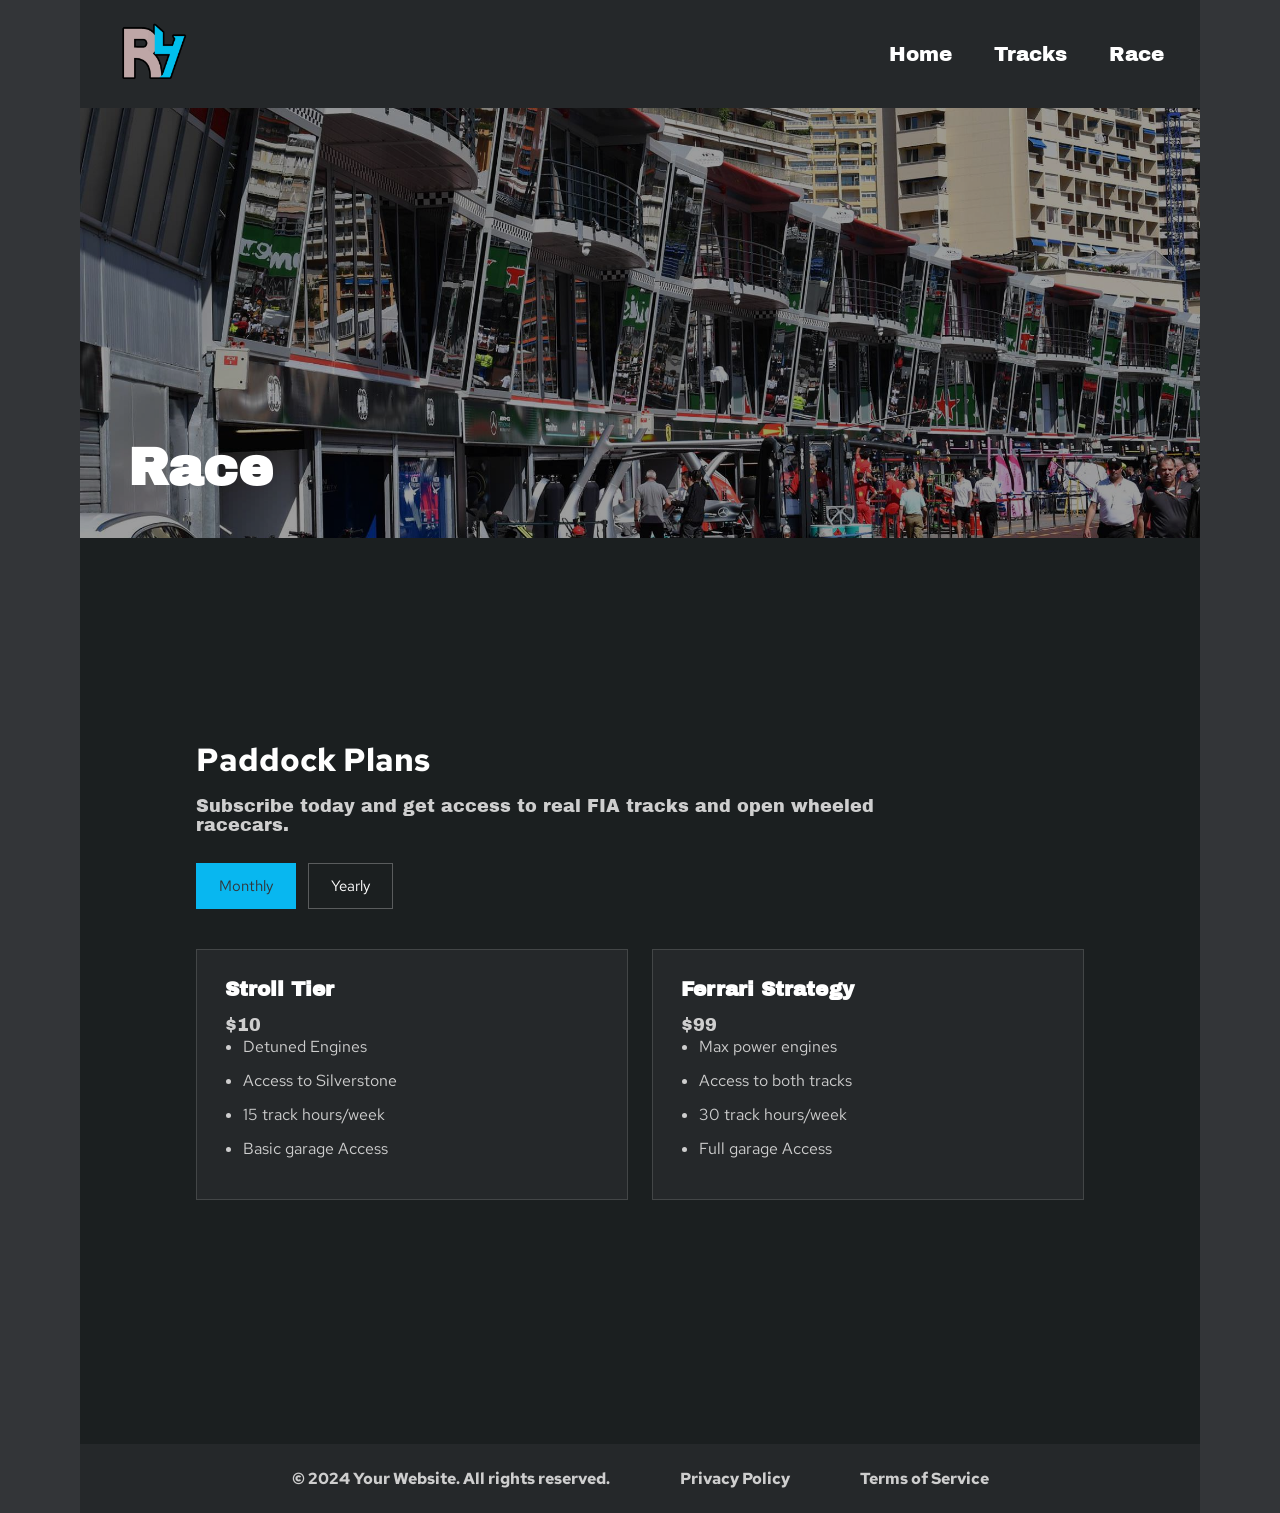
<file: race.html>
<!DOCTYPE html>
<html lang="en">
<head>
    <meta charset="UTF-8">
    <meta name="viewport" content="width=device-width, initial-scale=1.0">
    <title>Rexburg F4</title>
    <link rel="preconnect" href="https://fonts.googleapis.com">
    <link rel="preconnect" href="https://fonts.gstatic.com" crossorigin>
    <link href="https://fonts.googleapis.com/css2?family=Archivo+Black&family=Red+Hat+Text:wght@400;600;700&display=swap" rel="stylesheet">
    <link rel="stylesheet" href="styles/main.css">
    <link rel="stylesheet" href="styles/race.css">
</head>
<body class="race-page">
    <header>
        <div id="logo">
            <a href="index.html">
                <img src="images/R4_Logo.PNG" alt="Rexburg F4 logo">
            </a>
        </div>
        <nav>
            <a href="index.html">Home</a>
            <a href="tracks.html">Tracks</a>
            <a href="race.html">Race</a>
        </nav>
    </header>
    <div id="title">
        <img src="images/R4_Race_Hero.jpg" alt="logo">
        <h1>Race</h1>
    </div>
    <main>
        <div id="subscribe">
            <h1>Paddock Plans</h1>
            <h2>Subscribe today and get access to real FIA tracks and open wheeled racecars.</h2>
            <div class="plan-controls">
                <div class="toggle-buttons">
                    <button id="monthlyBtn" class="active">Monthly</button>
                    <button id="yearlyBtn">Yearly</button>
                </div>
            </div>
            <div class="plans">
                <section class="plan">
                    <h3>Stroll Tier</h3>
                    <h2 class="price" data-monthly="10" data-yearly="100">$10</h2>
                    <ul>
                        <li>Detuned Engines</li>
                        <li>Access to Silverstone</li>
                        <li>15 track hours/week</li>
                        <li>Basic garage Access</li>
                    </ul>
                </section>
                <section class="plan">
                    <h3>Ferrari Strategy</h3>
                    <h2 class="price" data-monthly="99" data-yearly="900">$99</h2>
                    <ul>
                        <li>Max power engines</li>
                        <li>Access to both tracks</li>
                        <li>30 track hours/week</li>
                        <li>Full garage Access</li>
                    </ul>
                </section>
            </div>
        </div>
    </main>
    <footer>
        <h4>&copy; 2024 Your Website. All rights reserved.</h4>
        <h4>Privacy Policy</h4>
        <h4>Terms of Service</h4>
    </footer>
    <!--I did not know how to do the toggle button so this is a little help from AI-->
    <script>
    (function(){
      var monthlyBtn = document.getElementById('monthlyBtn');
      var yearlyBtn = document.getElementById('yearlyBtn');
      var prices = document.querySelectorAll('.price');
      prices.forEach(function(p){
        p.dataset.yearly = p.dataset.yearly || 0;
      });
      function setMode(mode){
        if(mode==='monthly'){
          monthlyBtn.classList.add('active');
          yearlyBtn.classList.remove('active');
          prices.forEach(function(p){ p.textContent = '$' + p.dataset.monthly; });
        } else {
          monthlyBtn.classList.remove('active');
          yearlyBtn.classList.add('active');
          prices.forEach(function(p){ p.textContent = '$' + p.dataset.yearly; });
        }
      }
      monthlyBtn.addEventListener('click', function(){ setMode('monthly'); });
      yearlyBtn.addEventListener('click', function(){ setMode('yearly'); });
      setMode('monthly');
    })();
    </script>
</body>
</html>
</file>
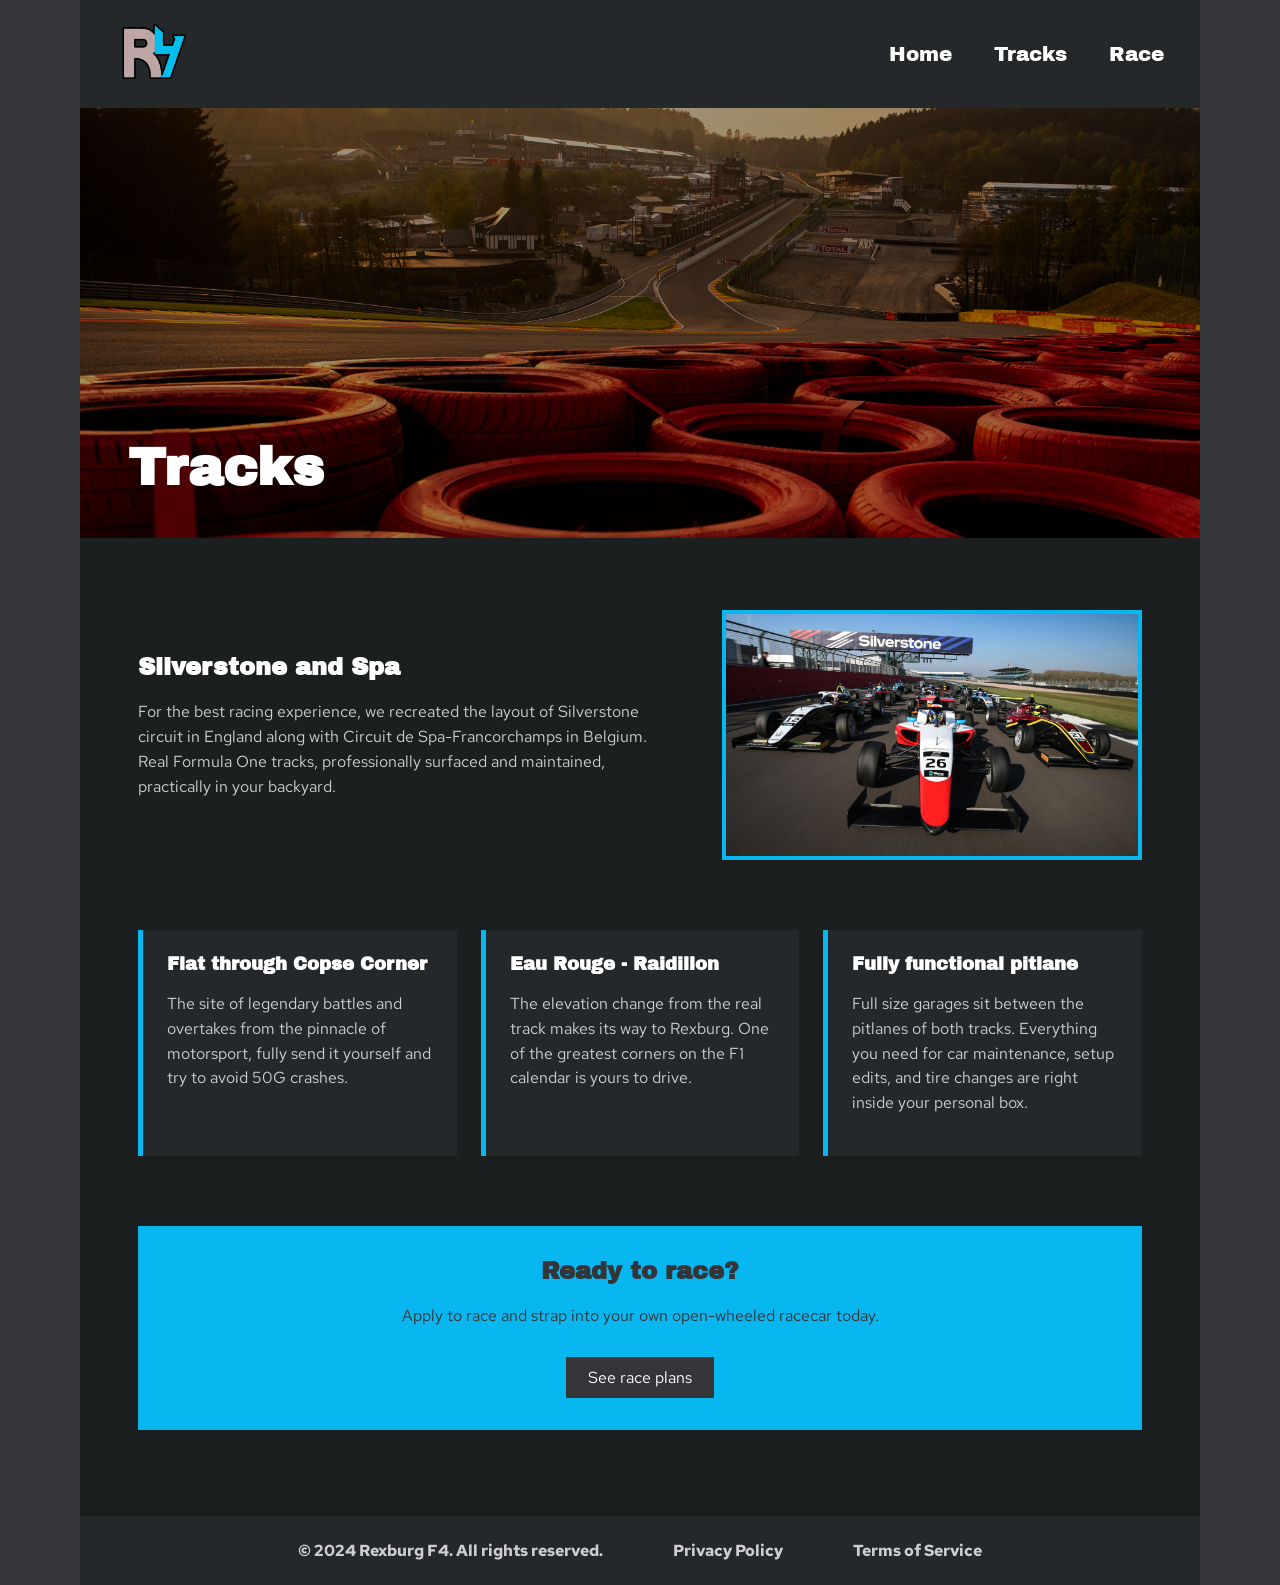
<file: tracks.html>
<!DOCTYPE html>
<html lang="en">
<head>
    <meta charset="UTF-8">
    <meta name="viewport" content="width=device-width, initial-scale=1.0">
    <title>Tracks | Rexburg F4</title>
    <link rel="preconnect" href="https://fonts.googleapis.com">
    <link rel="preconnect" href="https://fonts.gstatic.com" crossorigin>
    <link href="https://fonts.googleapis.com/css2?family=Archivo+Black&family=Red+Hat+Text:wght@400;600;700&display=swap" rel="stylesheet">
    <link rel="stylesheet" href="styles/main.css">
</head>
<body class="tracks-page">
    <header>
        <div id="logo">
            <a href="index.html">
                <img src="images/R4_Logo.PNG" alt="Rexburg F4 logo">
            </a>
        </div>
        <nav>
            <a href="index.html">Home</a>
            <a href="tracks.html">Tracks</a>
            <a href="race.html">Race</a>
        </nav>
    </header>

    <section class="track-hero">
        <img src="images/R4_Tracks_Hero.jpg" alt="Spa-Francorchamps race track at sunset">
        <h1>Tracks</h1>
    </section>

    <main class="tracks-main">
        <section class="track-intro">
            <div>
                <h2>Silverstone and Spa</h2>
                <p>
                    For the best racing experience, we recreated the layout of Silverstone circuit in England
                    along with Circuit de Spa-Francorchamps in Belgium. Real Formula One tracks, professionally
                    surfaced and maintained, practically in your backyard.
                </p>
            </div>
            <img src="images/F4_Silverstone.jpg" alt="Silverstone race track corner">
        </section>

        <section class="track-details" aria-label="Track features">
            <article>
                <h3>Flat through Copse Corner</h3>
                <p>
                    The site of legendary battles and overtakes from the pinnacle of motorsport, fully send
                    it yourself and try to avoid 50G crashes.
                </p>
            </article>
            <article>
                <h3>Eau Rouge - Raidillon</h3>
                <p>
                    The elevation change from the real track makes its way to Rexburg. One of the greatest
                    corners on the F1 calendar is yours to drive.
                </p>
            </article>
            <article>
                <h3>Fully functional pitlane</h3>
                <p>
                    Full size garages sit between the pitlanes of both tracks. Everything you need for car
                    maintenance, setup edits, and tire changes are right inside your personal box.
                </p>
            </article>
        </section>

        <section class="track-cta">
            <h2>Ready to race?</h2>
            <p>
                Apply to race and strap into your own open-wheeled racecar today.
            </p>
            <a href="race.html">See race plans</a>
        </section>
    </main>

    <footer>
        <h4>&copy; 2024 Rexburg F4. All rights reserved.</h4>
        <h4>Privacy Policy</h4>
        <h4>Terms of Service</h4>
    </footer>
</body>
</html>
</file>
<file: styles/main.css>
:root {
    --primary-color: #08B7F0;
    --secondary-color: #333538;
    --accent1-color: #85D5ED;
    --accent2-color: #CECECE;
    --text-color: #FFFFFF;
    --panel-color: #1b1f20;
    --nav-color: #25282a;
}

* {
    box-sizing: border-box;
}

body {
    margin: 0;
    background-color: var(--secondary-color);
    color: var(--accent2-color);
    font-family: "Red Hat Text", Verdana, sans-serif;
}

a {
    color: var(--text-color);
    text-decoration: none;
}

a:hover {
    color: var(--accent1-color);
}

header {
    max-width: 1120px;
    margin: 0 auto;
    display: grid;
    grid-template-columns: 120px 1fr;
    align-items: center;
    padding: 18px 36px;
    background-color: var(--nav-color);
    font-family: "Archivo Black", Impact, sans-serif;
}

#logo img {
    display: block;
    width: 72px;
    height: auto;
}

nav {
    display: flex;
    justify-content: flex-end;
    gap: 42px;
}

nav a {
    font-size: 20px;
}

#title,
.track-hero,
main,
footer {
    max-width: 1120px;
    margin: 0 auto;
}

#title,
.track-hero {
    position: relative;
}

#title img,
.track-hero img {
    width: 100%;
    height: 430px;
    display: block;
    object-fit: cover;
    filter: brightness(62%);
}

#title h1,
.track-hero h1 {
    position: absolute;
    left: 48px;
    bottom: 42px;
    margin: 0;
    color: var(--text-color);
    font-family: "Archivo Black", Impact, sans-serif;
    font-size: 52px;
}

main {
    padding: 72px 58px 86px;
    background-color: var(--panel-color);
}

h2,
h3 {
    color: var(--text-color);
    font-family: "Archivo Black", Impact, sans-serif;
}

p {
    line-height: 1.55;
}

.sub_section {
    display: grid;
    grid-template-columns: repeat(3, 1fr);
    gap: 24px;
}

#num_1,
#num_2,
#num_3 {
    text-align: center;
    background-color: var(--nav-color);
    padding: 24px;
}

#num_1 img,
#num_2 img,
#num_3 img {
    width: 100%;
    height: 210px;
    object-fit: cover;
    border: 4px solid var(--primary-color);
}

#num_1 p,
#num_2 p,
#num_3 p {
    max-width: 300px;
    margin: 0 auto;
}

#lower {
    display: grid;
    grid-template-columns: 120px 1fr 150px;
    align-items: center;
    gap: 28px;
    margin-top: 70px;
    padding-top: 32px;
    border-top: 1px solid rgba(206, 206, 206, 0.25);
}

#low_img img {
    display: block;
    width: 58px;
    height: auto;
}

#links {
    display: flex;
    justify-content: center;
    gap: 28px;
    flex-wrap: wrap;
}

#links a {
    color: var(--text-color);
    text-decoration: underline;
}

#social_media {
    display: flex;
    justify-content: flex-end;
    gap: 12px;
}

#social_media img {
    width: 28px;
    height: 28px;
}

footer {
    display: flex;
    justify-content: center;
    gap: 70px;
    padding: 24px 36px;
    background-color: var(--nav-color);
    text-align: center;
}

footer h4 {
    margin: 0;
}

/* Tracks page */
.track-intro {
    display: grid;
    grid-template-columns: 1fr 420px;
    gap: 58px;
    align-items: center;
}

.track-intro h2,
.track-cta h2 {
    margin-top: 0;
}

.track-intro img {
    width: 100%;
    height: 250px;
    object-fit: cover;
    border: 4px solid var(--primary-color);
}

.track-details {
    display: grid;
    grid-template-columns: repeat(3, 1fr);
    gap: 24px;
    margin-top: 70px;
}

.track-details article {
    padding: 24px;
    border-left: 5px solid var(--primary-color);
    background-color: var(--nav-color);
}

.track-details h3 {
    margin-top: 0;
    font-size: 18px;
}

.track-cta {
    margin-top: 70px;
    padding: 32px;
    background-color: var(--primary-color);
    color: var(--secondary-color);
    text-align: center;
}

.track-cta h2 {
    color: var(--secondary-color);
}

.track-cta a {
    display: inline-block;
    margin-top: 12px;
    padding: 10px 22px;
    background-color: var(--secondary-color);
    color: var(--text-color);
}

@media screen and (max-width: 800px) {
    header,
    .track-intro,
    .track-details,
    .sub_section,
    #lower {
        grid-template-columns: 1fr;
    }

    header {
        text-align: center;
    }

    #logo img,
    #low_img img {
        margin: 0 auto;
    }

    nav,
    #links,
    #social_media {
        justify-content: center;
        flex-wrap: wrap;
    }

    #title h1,
    .track-hero h1 {
        left: 28px;
        font-size: 40px;
    }

    main {
        padding: 46px 28px 58px;
    }

    footer {
        display: block;
    }

    footer h4 {
        margin: 14px 0;
    }
}
</file>
<file: styles/race.css>
#subscribe {
    max-width: 1120px;
    margin: 72px auto;
    padding: 56px 58px 86px;
    background-color: var(--panel-color);
}

#subscribe h1,
#subscribe h2 {
    margin: 0;
    color: var(--text-color);
}

#subscribe h2 {
    margin-top: 16px;
    font-weight: 400;
    font-size: 1.1rem;
    color: var(--accent2-color);
    max-width: 740px;
}

.plan-controls {
    display: flex;
    justify-content: flex-start;
    margin-top: 28px;
}

.toggle-buttons {
    display: flex;
    gap: 12px;
}

.toggle-buttons button {
    padding: 12px 22px;
    border: 1px solid rgba(206, 206, 206, 0.35);
    background-color: transparent;
    color: var(--text-color);
    font-size: 0.95rem;
    font-family: inherit;
    cursor: pointer;
}

.toggle-buttons button.active {
    background-color: var(--primary-color);
    color: var(--secondary-color);
    border-color: var(--primary-color);
}

.plans {
    display: grid;
    grid-template-columns: repeat(2, minmax(260px, 1fr));
    gap: 24px;
    margin-top: 40px;
}

.plan {
    padding: 28px;
    background-color: var(--nav-color);
    border: 1px solid rgba(206, 206, 206, 0.18);
}

.plan h3 {
    margin-top: 0;
    margin-bottom: 12px;
    font-size: 1.25rem;
}

.price {
    margin: 0 0 22px;
    font-size: 2rem;
    color: var(--primary-color);
}

.plan ul {
    padding-left: 18px;
    margin: 0;
}

.plan li {
    margin-bottom: 10px;
    line-height: 1.5;
}

@media screen and (max-width: 800px) {
    #subscribe {
        padding: 40px 28px 60px;
    }

    .plans {
        grid-template-columns: 1fr;
    }

    .plan-controls {
        justify-content: center;
    }
}
</file>
